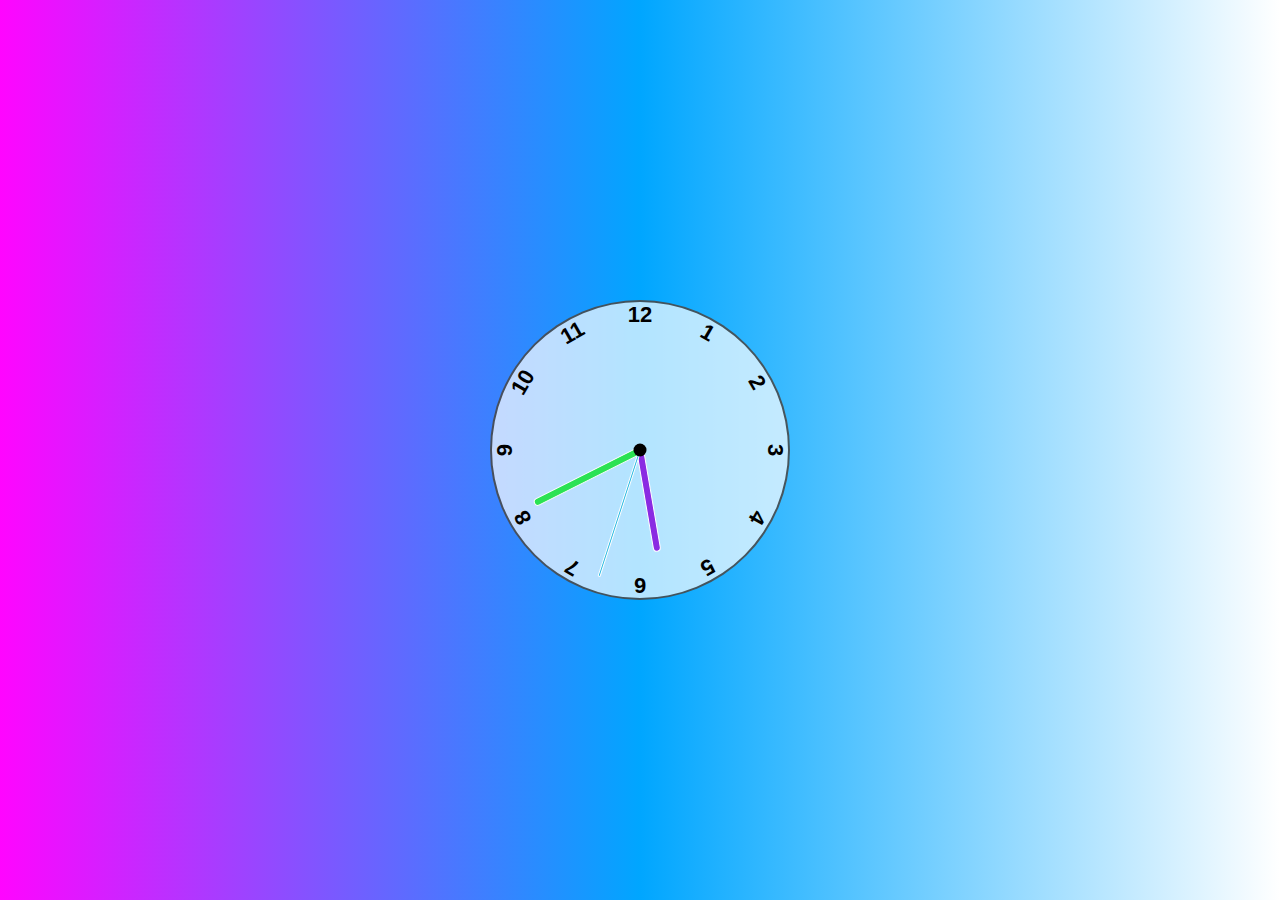
<file: analog_watch/index.html>
<!DOCTYPE html>
<html lang="en">
<head>
    <meta charset="UTF-8">
    <meta name="viewport" content="width=device-width, initial-scale=1.0">
    <title>Analog Watch</title>
</head>
<link rel="stylesheet" href="style.css">
<body>
    <div class="clock">
        <div class="hour hand" data-hour-hand></div>
        <div class="minute hand" data-minute-hand></div>
        <div class="second hand" data-second-hand></div>
        <div class="number number1"><b>1</b></div>
        <div class="number number2"><b>2</b></div>
        <div class="number number3"><b>3</b></div>
        <div class="number number4"><b>4</b></div>
        <div class="number number5"><b>5</b></div>
        <div class="number number6"><b>6</b></div>
        <div class="number number7"><b>7</b></div>
        <div class="number number8"><b>8</b></div>
        <div class="number number9"><b>9</b></div>
        <div class="number number10"><b>10</b></div>
        <div class="number number11"><b>11</b></div>
        <div class="number number12"><b>12</b></div>
    </div>
    <script src="index.js"></script>
</body>
</html>
</file>
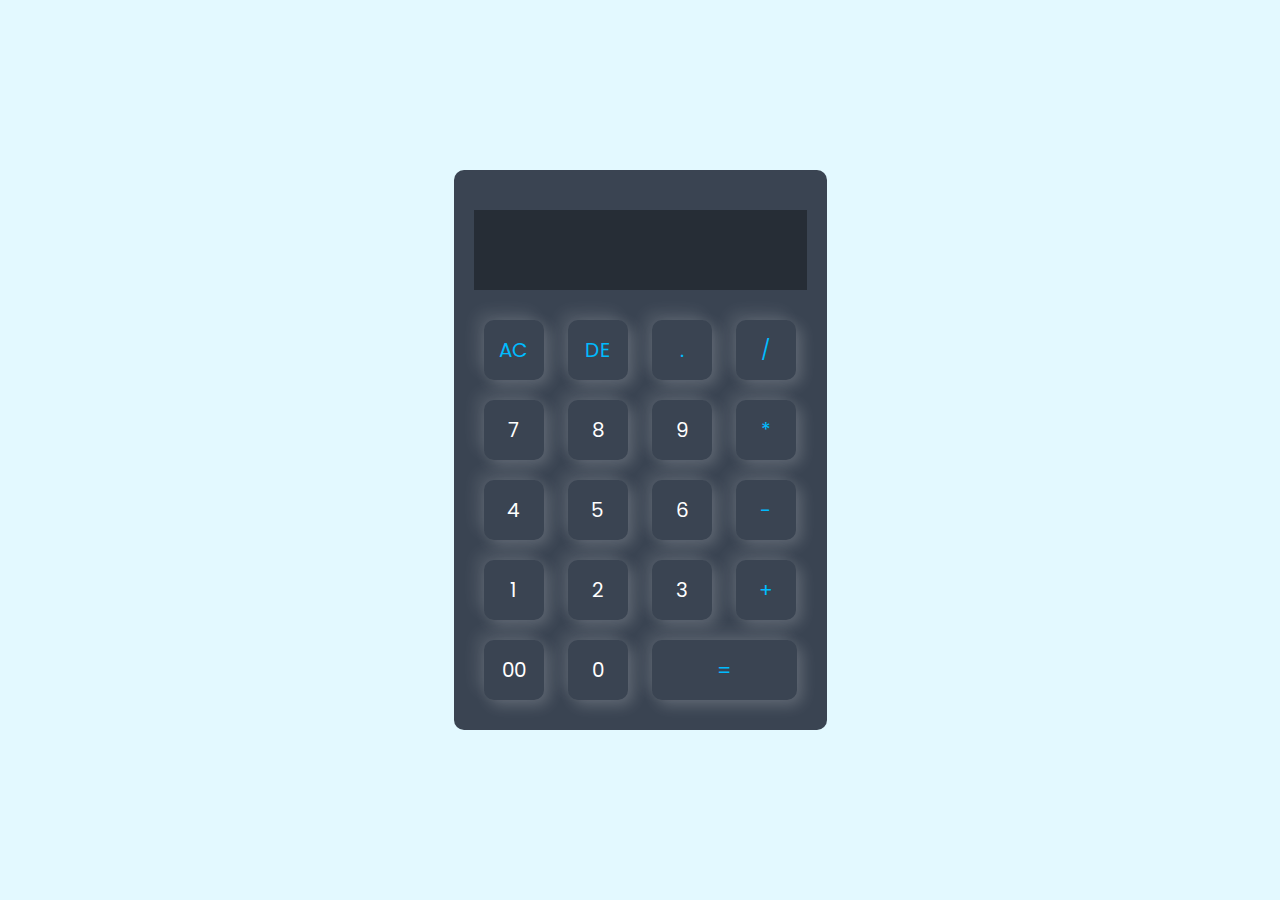
<file: calculator/index.html>
<!DOCTYPE html>
<html lang="en">
<head>
    <meta charset="UTF-8">
    <meta name="viewport" content="width=device-width, initial-scale=1.0">
    <title>Calculator</title>
    <link rel="stylesheet" href="style.css">
    <link rel="preconnect" href="https://fonts.googleapis.com">
<link rel="preconnect" href="https://fonts.gstatic.com" crossorigin>
<link href="https://fonts.googleapis.com/css2?family=Poppins:ital,wght@0,100;0,200;0,300;0,400;0,500;0,600;0,700;0,800;0,900;1,100;1,200;1,300;1,400;1,500;1,600;1,700;1,800;1,900&display=swap" rel="stylesheet">
</head>
<body>
    <div class="container">
        <div class="calculator">
            <form onsubmit="return false;">
                <div class="display">
                    <input type="text" name="display" id="display" onkeydown="checkEnter(event)">
                </div>
                <div>
                    <input type="button" value="AC" class="operator" onclick="clearDisplay()">
                    <input type="button" value="DE" class="operator" onclick="deleteLast()">
                    <input type="button" value="." class="operator" onclick="appendToDisplay('.')">
                    <input type="button" value="/" class="operator" onclick="appendToDisplay('/')">
                </div>
                <div>
                    <input type="button" value="7" onclick="appendToDisplay('7')">
                    <input type="button" value="8" onclick="appendToDisplay('8')">
                    <input type="button" value="9" onclick="appendToDisplay('9')">
                    <input type="button" value="*" class="operator" onclick="appendToDisplay('*')">
                </div>
                <div>
                    <input type="button" value="4" onclick="appendToDisplay('4')">
                    <input type="button" value="5" onclick="appendToDisplay('5')">
                    <input type="button" value="6" onclick="appendToDisplay('6')">
                    <input type="button" value="-" class="operator" onclick="appendToDisplay('-')">
                </div>
                <div>
                    <input type="button" value="1" onclick="appendToDisplay('1')">
                    <input type="button" value="2" onclick="appendToDisplay('2')">
                    <input type="button" value="3" onclick="appendToDisplay('3')">
                    <input type="button" value="+" class="operator" onclick="appendToDisplay('+')">
                </div>
                <div>
                    <input type="button" value="00" onclick="appendToDisplay('00')">
                    <input type="button" value="0" onclick="appendToDisplay('0')">
                    <input type="button" value="=" class="equal operator" onclick="calculate()">
                </div>
            </form>
        </div>
    </div>
    <script src="script.js"></script>
</body>
</html>
</file>
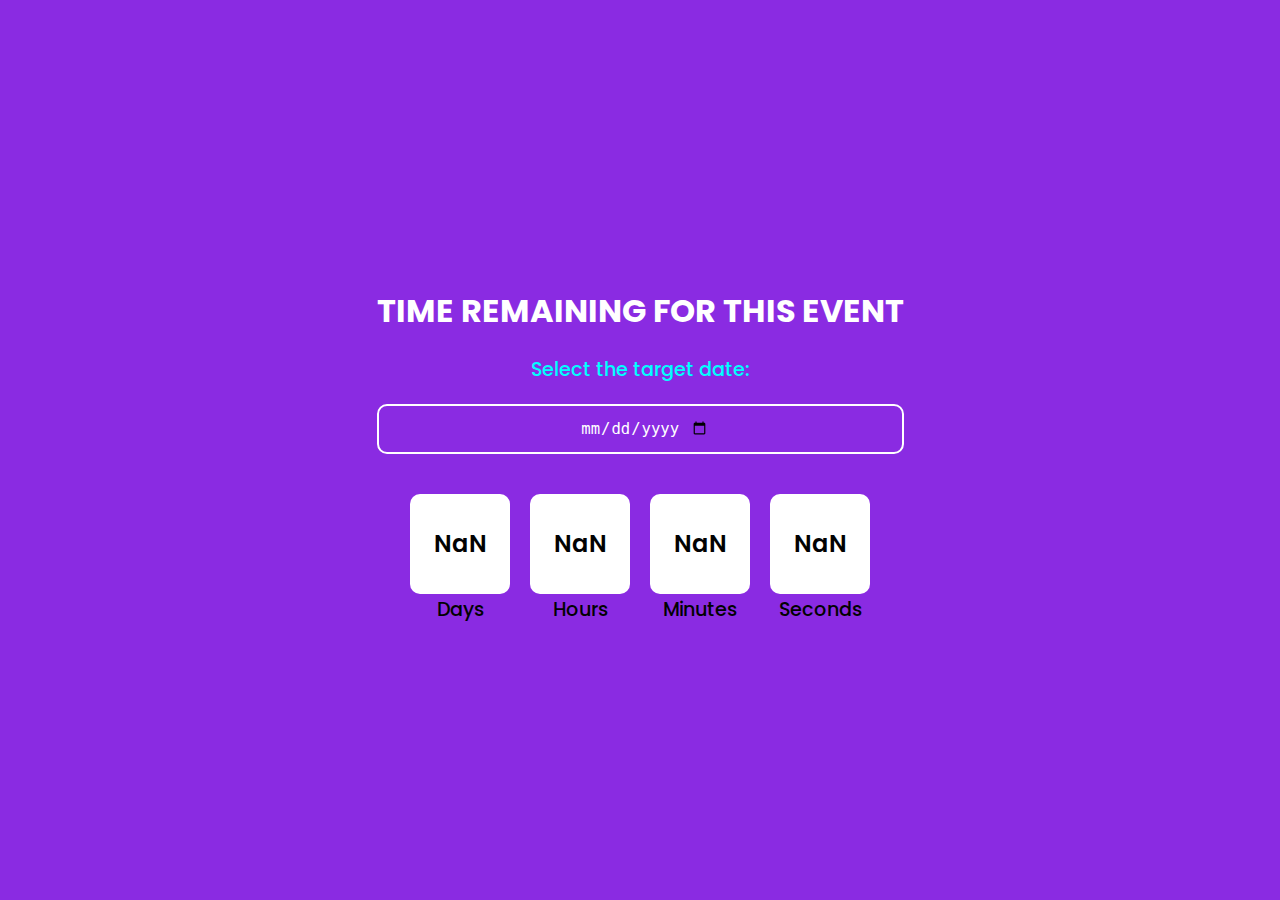
<file: countdown/index.html>
<!DOCTYPE html>
<html lang="en">
<head>
    <meta charset="UTF-8">
    <meta name="viewport" content="width=device-width, initial-scale=1.0">
    <title>Document</title>
    <link rel="stylesheet" href="style.css">
</head>
<body>
    <div class="main">
        <div class="heading">
            <p>TIME REMAINING FOR THIS EVENT</p>
            <h2>Select the target date:</h2>
            <input type="date" class="input" id="targetDateInput">
        </div>
        <div class="countdown">
            <div class="box">
                <p id="days"></p>
                <span>Days</span>
            </div>
            <div class="box">
                <p id="hours"></p>
                <span>Hours</span>
            </div>
            <div class="box">
                <p id="minutes"></p>
                <span>Minutes</span>
            </div>
            <div class="box">
                <p id="seconds"></p>
                <span>Seconds</span>
            </div>
        </div>
    </div>
    <script src="script.js"></script>
</body>
</html>
</file>
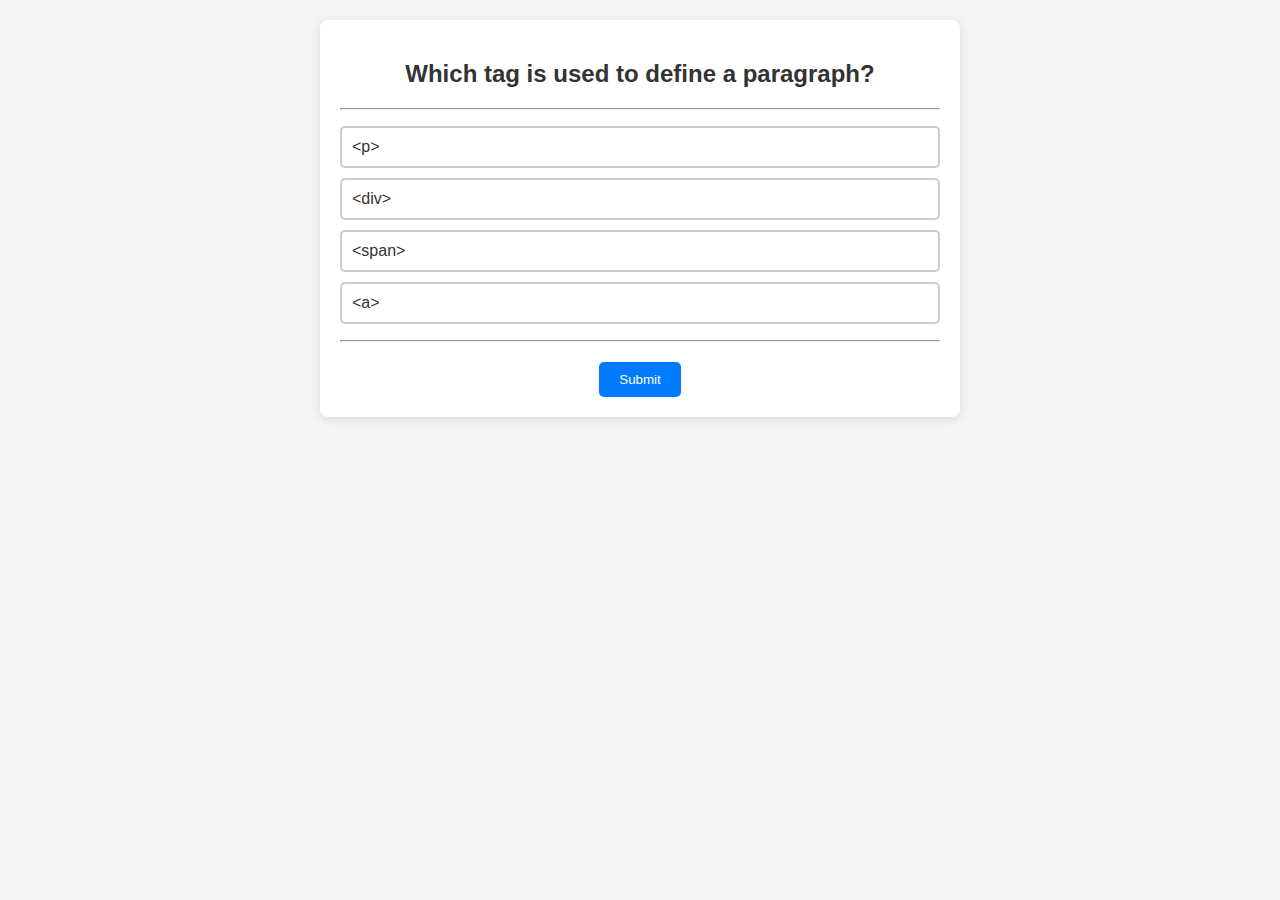
<file: quiz_game/index.html>
<!DOCTYPE html>
<html lang="en">
<head>
    <meta charset="UTF-8">
    <meta name="viewport" content="width=device-width, initial-scale=1.0">
    <title>Document</title>
</head>
<link rel="stylesheet" href="style.css">
<body>
    <div class="quizgame">
        <div class="quiz">
            <h2 class="question" id="question">Quiz Game</h2>
            <hr>
            <ul>
                <li><input type="radio" name="answer" class="answer" id="a">
                <label for="a" id="option_1">quiz option</label>
                </li>
                <li><input type="radio" name="answer" class="answer" id="b">
                <label for="b" id="option_2">quiz option</label>
                </li>
                <li><input type="radio" name="answer" class="answer" id="c">
                <label for="c" id="option_3">quiz option</label>
                </li>
                <li><input type="radio" name="answer" class="answer" id="d">
                <label for="d" id="option_4">quiz option</label>
                </li>
            </ul>
            <hr>
            <div class="btn">
                <button type="submit" id="submit">Submit</button>
            </div>
        </div>
    </div>
    <script src="index.js"></script>
</body>
</html>
</file>
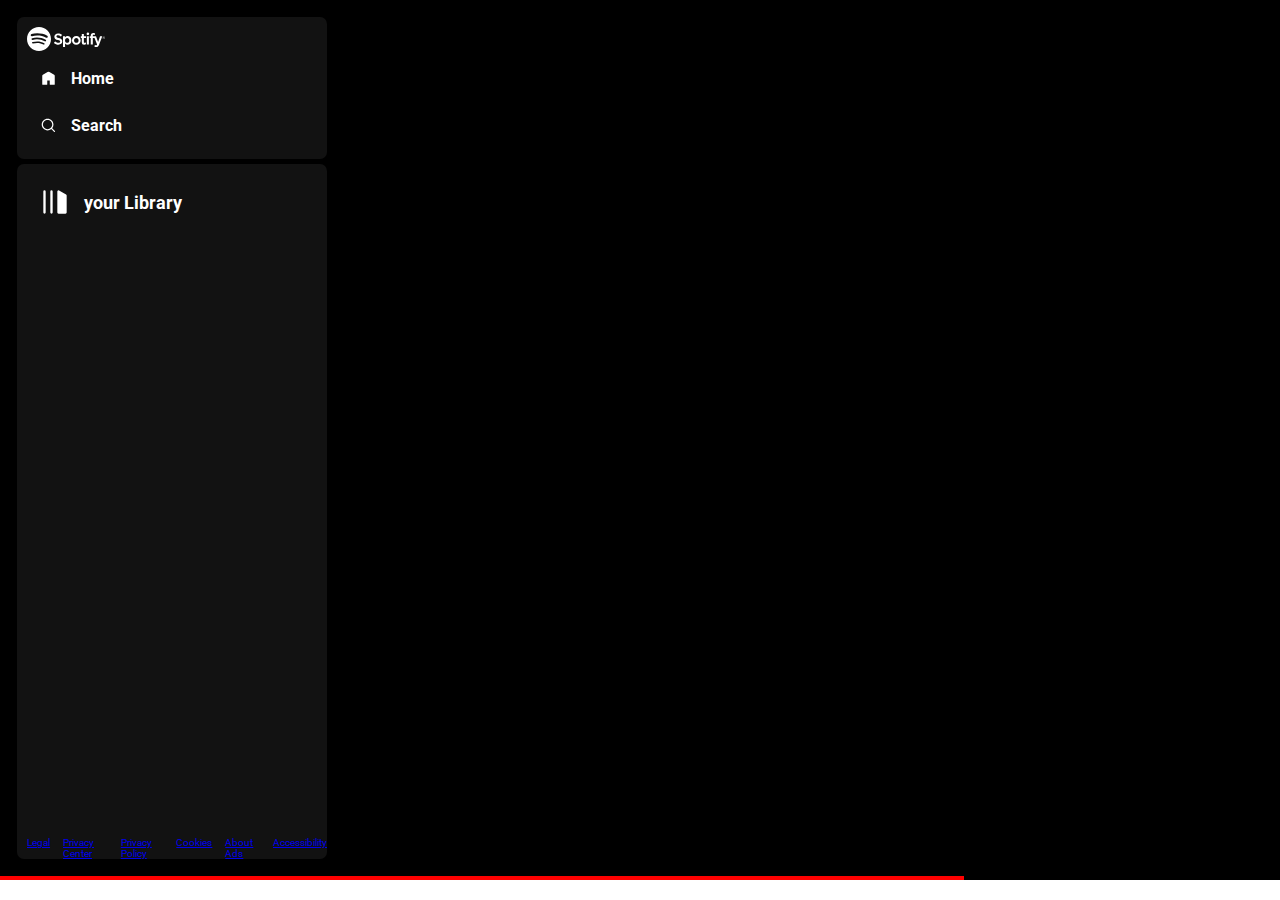
<file: spotify/index.html>
<!DOCTYPE html>
<html lang="en">
<head>
    <meta charset="UTF-8">
    <meta name="viewport" content="width=device-width, initial-scale=1.0">
    <title>Document</title>
    <link rel="stylesheet" href="style.css">
    <link rel="stylesheet" href="utility.css">
</head>
<body>
    <div class="container bg-black">
        <div class="left ">
            <div class="home bg-grey rounded m-1 p-1">
                <div class="logo">
                    <img class="invert" src="svg/logo.svg" alt="">
                </div>
                <ul>
                    <li><img class="invert" src="svg/home.svg" alt="home">Home</li>
                    <li><img class="invert" src="svg/search.svg" alt="search">Search</li>
                </ul>
            </div>
            <div class="library bg-grey rounded m-1 p-1">
                <div class="heading">
                    <img class="invert" src="svg/playlist.svg" alt="playlist">
                    <h2>your Library</h2>
                </div>
                <div class="footer">
                    <div><a href="https://www.spotify.com/jp/legal/"><span>Legal</span></a></div>
                        <div><a href="https://www.spotify.com/jp/privacy/"><span>Privacy Center</span></a></div>
                        <div><a href="https://www.spotify.com/jp/legal/privacy-policy/"><span>Privacy Policy</span></a>
                        </div>
                        <div><a href="https://www.spotify.com/jp/legal/cookies-policy/"><span>Cookies</span></a></div>
                        <div><a href="https://www.spotify.com/jp/legal/privacy-policy/#s3"><span>About Ads</span></a></div>
                        <div><a href="https://www.spotify.com/jp/accessibility/"><span>Accessibility</span></a></div>
                </div>
            </div>
        </div>
        <div class="right border"></div>
    </div>
</body>
</html>
</file>
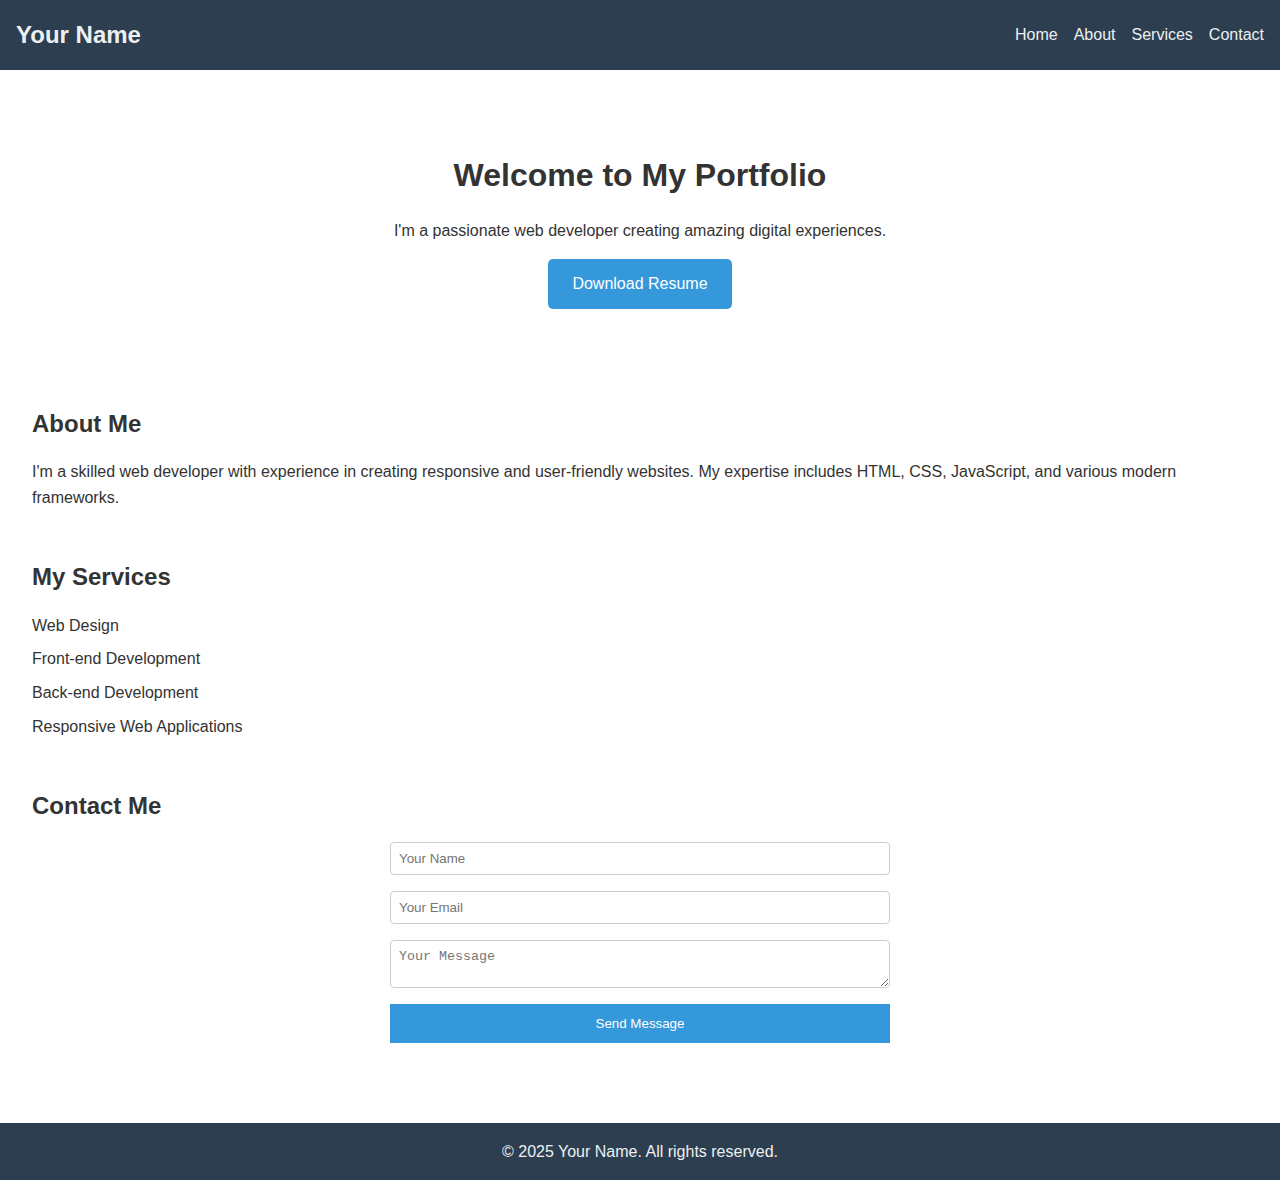
<file: v0 porfolio/index.html>
<!DOCTYPE html>
<html lang="en">
<head>
    <meta charset="UTF-8">
    <meta name="viewport" content="width=device-width, initial-scale=1.0">
    <title>Your Name - Web Developer Portfolio</title>
    <link rel="stylesheet" href="style.css">
</head>
<body>
    <header>
        <nav>
            <div class="logo">Your Name</div>
            <ul class="nav-links">
                <li><a href="#home">Home</a></li>
                <li><a href="#about">About</a></li>
                <li><a href="#services">Services</a></li>
                <li><a href="#contact">Contact</a></li>
            </ul>
            <div class="burger">
                <div class="line1"></div>
                <div class="line2"></div>
                <div class="line3"></div>
            </div>
        </nav>
    </header>

    <main>
        <section id="home">
            <h1>Welcome to My Portfolio</h1>
            <p>I'm a passionate web developer creating amazing digital experiences.</p>
            <a href="#" class="cta-button">Download Resume</a>
        </section>

        <section id="about">
            <h2>About Me</h2>
            <p>I'm a skilled web developer with experience in creating responsive and user-friendly websites. My expertise includes HTML, CSS, JavaScript, and various modern frameworks.</p>
        </section>

        <section id="services">
            <h2>My Services</h2>
            <ul>
                <li>Web Design</li>
                <li>Front-end Development</li>
                <li>Back-end Development</li>
                <li>Responsive Web Applications</li>
            </ul>
        </section>

        <section id="contact">
            <h2>Contact Me</h2>
            <form id="contact-form">
                <input type="text" name="name" placeholder="Your Name" required>
                <input type="email" name="email" placeholder="Your Email" required>
                <textarea name="message" placeholder="Your Message" required></textarea>
                <button type="submit">Send Message</button>
            </form>
        </section>
    </main>

    <footer>
        <p>&copy; 2025 Your Name. All rights reserved.</p>
    </footer>

    <script src="script.js"></script>
</body>
</html>
</file>
<file: analog_watch/style.css>
*{
    box-sizing: border-box;
    padding: 0;
    margin: 0;
    font-family: 'Lucida Sans', 'Lucida Sans Regular', 'Lucida Grande', 'Lucida Sans Unicode', Geneva, Verdana, sans-serif;
}
body{
    background:linear-gradient(to right, rgb(255, 5, 255), rgb(0, 166, 255), rgb(255, 255, 255));
    justify-content: center;
    align-items: center;
    display: flex;
    min-height: 100vh;
    overflow: hidden;
}
.clock{
    position:relative;
    width:300px;
    height: 300px;
    background-color: rgba(255, 255, 255, 0.7);
    border-radius: 50%;
    display: flex;
    align-items: center;
    justify-content: center;
    border: 2px solid rgba(0, 0, 0, 0.637);
}
.clock .number{
    --rotation:0;
    position: absolute;
    height: 100%;
    width: 100%;
    text-align: center;
    font-size: 22px;
    transform: rotate(var(--rotation));
}
.clock .number1{--rotation:30deg;}
.clock .number2{--rotation:60deg;}
.clock .number3{--rotation:90deg;}
.clock .number4{--rotation:120deg;}
.clock .number5{--rotation:150deg;}
.clock .number6{--rotation:180deg;}
.clock .number7{--rotation:210deg;}
.clock .number8{--rotation:240deg;}
.clock .number9{--rotation:270deg;}
.clock .number10{--rotation:300deg;}
.clock .number11{--rotation:330deg;}

.clock .hand{
    --rotation:0;
    position: absolute;
    bottom: 50%;
    left:50%;
    border: 1px solid white;
    border-top-left-radius: 5px;
    border-top-right-radius: 5px;
    background-color: black;
    transform-origin: bottom;
    z-index: 10;
    transform: translateX(-50%) rotate(calc(var(--rotation)* 1deg));
}
.clock::after{
    content: "";
    position: absolute;
    top: 50%;
    left: 50%;
    transform: translate(-50%,-50%);
    background-color: black;
    z-index: 15;
    width:13px;
    height: 13px;
    border-radius: 50%;
}
.clock .hand.hour{
    height: 35%;
    width:8px;
    background-color: blueviolet;
    z-index: 11;
}
.clock .hand.minute{
    height: 40%;
    width:8px;
    background-color: rgb(43, 226, 83);
    z-index: 12;
}
.clock .hand.second{
    height: 45%;
    width:3px;
    background-color: rgb(43, 186, 226);
    z-index: 13;
}
</file>
<file: calculator/style.css>
*{
    margin: 0;
    padding: 0;
    box-sizing: border-box;
    font-family: "Poppins", serif;
}
.container{
    max-width: 100vw;
    min-height: 100vh;
    display: flex;
    background: #e3f9ff;
    align-items: center;
    justify-content: center;
}
.calculator{
    background: #3a4452;
    padding: 20px;
    border-radius: 10px;
}
.calculator form input{
    border:0;
    outline:0;
    width:60px;
    height:60px;
    border-radius: 10px;
    box-shadow: -8px -8px 15px rgba(255, 255, 255, 0.1),5px 5px 15px rgba(255, 255, 255, 0.2);
    background: transparent;
    font-size: 20px;
    color:rgb(255, 255, 255);
    cursor: pointer;
    margin: 10px;
}

form input:hover{
    box-shadow: 4px 4px 15px rgba(2, 233, 254, 0.68);
}

form .display{
    display:flex;
    justify-content: center;
    margin: 20px 0;
    background-color: #0c0f106b;
}

form .display input{
    text-align: right;
    flex:1;
    font-size: 45px;
    box-shadow: none;
}

form input.equal{
    width:145px;
}

form input.operator{
    color:rgb(0, 187, 255);
}
</file>
<file: countdown/style.css>
@import url('https://fonts.googleapis.com/css2?family=Bebas+Neue&family=Playwrite+VN:wght@100..400&family=Poppins:ital,wght@0,100;0,200;0,300;0,400;0,500;0,600;0,700;0,800;0,900;1,100;1,200;1,300;1,400;1,500;1,600;1,700;1,800;1,900&family=Roboto:ital,wght@0,100..900;1,100..900&display=swap');
*{
    margin: 0;
    padding: 0;
    box-sizing: border-box;
}
body {
    font-family: "Poppins", sans-serif;
    background-color: rgb(138, 43, 226);
}
.main{
    width: 100%;
    height: 100vh;
    display: flex;
    justify-content: center;
    align-items: center;
    flex-direction: column;
}

h2{
    color: rgb(0, 255, 255);
    text-align: center;
    margin: 20px;
    font-weight: 500;
    font-size: 1.2em;
}
.heading p{
    color: white;
    font-size: 2em;
    font-weight: bold;
    text-align: center;
}
input{
    display: flex;
    justify-content: center;
    width:100%;
    padding: 10px;
    height: 50px;
    border-radius: 10px;
    border: 2px solid white;
    background-color: transparent;
    color: white;
    text-align: center;
    font-size: 1.2em;
    margin: 20px 0;
}
.countdown{
    display: flex;
    justify-content: center;
    align-items: center;
    margin: 20px;
    gap: 20px;
}
.countdown .box{
    background-color: white;
    width: 100px;
    height: 100px;
    display: flex;
    flex-direction: column;
    justify-content: center;
    align-items: center;
    border-radius: 10px;
    font-size: 1em;
    font-weight: bold;
    position: relative;
}
.countdown .box p{
    text-align: center;
    font-size: 1.5em;
    font-weight: 600;
    color: rgb(2, 2, 2);
}
.countdown .box span{
    position: absolute;
    bottom: -30px;
    color: rgb(2, 2, 2);
    font-size: 1.2em;
    font-weight: 500;
}
@media (max-width: 600px) {
    .box {
        width: 45%;
    }
}
</file>
<file: quiz_game/style.css>
body {
    font-family: Arial, sans-serif;
    background-color: #f4f4f4;
    margin: 0;
    padding: 20px;
}

.quizgame {
    max-width: 600px;
    margin: auto;
    background: white;
    border-radius: 8px;
    box-shadow: 0 2px 10px rgba(0, 0, 0, 0.1);
    padding: 20px;
}

h2.question {
    text-align: center;
    color: #333;
}

ul {
    list-style-type: none;
    padding: 0;
}

li {
    margin: 10px 0;
    border: 2px solid #ccc;
    border-radius: 5px;
    transition: border-color 0.3s, background-color 0.3s;
}

li:hover {
    border-color: #007BFF; 
    background-color: #e7f1ff; 
}

input[type="radio"] {
    display: none; /* Hide the radio button */
}

label {
    display: block;
    padding: 10px;
    cursor: pointer;
    color: #333;
    transition: color 0.3s, background-color 0.3s;
}

/* Change color of the label when the corresponding radio button is checked */
input[type="radio"]:checked + label {
    background-color: #007BFF; /* Background color for selected option */
    color: white; /* Text color for selected option */
}

input[type="radio"]:checked + label {
    background-color: #007BFF; /* Background color for selected option */
    color: white; /* Text color for selected option */
}

label:hover {
    color: #007BFF; /* Change text color on hover */
}

.btn {
    text-align: center;
    margin-top: 20px;
}

button {
    background-color: #007BFF;
    color: white;
    border: none;
    border-radius: 5px;
    padding: 10px 20px;
    cursor: pointer;
    transition: background-color 0.3s;
}

button:hover {
    background-color: #0056b3; /* Darker blue on hover */
}

/* Responsive Styles */
@media (max-width: 768px) {
    .quizgame {
        padding: 15px;
    }

    h2.question {
        font-size: 1.5em; /* Slightly smaller font size */
    }

    li {
        margin: 8px 0; /* Reduce margin for smaller screens */
    }

    button {
        padding: 10px; /* Adjust button padding */
        width: 100%; /* Make button full width */
    }
}

@media (max-width: 480px) {
    h2.question {
        font-size: 1.2em; /* Further reduce font size for very small screens */
    }

    label {
        padding: 8px; /* Adjust label padding */
    }

    button {
        padding: 12px; /* Adjust button padding */
    }
}
</file>
<file: spotify/style.css>
@import url('https://fonts.googleapis.com/css2?family=Poppins:ital,wght@0,100;0,200;0,300;0,400;0,500;0,600;0,700;0,800;0,900;1,100;1,200;1,300;1,400;1,500;1,600;1,700;1,800;1,900&family=Roboto:ital,wght@0,100..900;1,100..900&display=swap');
*{
    margin: 0;
    padding: 0;
    font-family: 'Roboto',sans-serif;
}
body{
    background-color: white;
}
.left{
    width: 25vw;
    padding: 12px;
}
.right{
    width: 75vw;
}
.home{
}
.home ul li{
    list-style: none;
    width:15px;
    display: flex;
    gap:15px;
    padding: 14px;
    font-weight: bold;
}
.heading{
    display: flex;
    align-items: center;
    gap: 15px;
    width: 100%;
    padding: 23px 14px;
    padding-top: 14px;
    font-weight: bold;
    font-size: 12px;
}
.heading img{
    width: 28px;
}
.library{
    min-height: 75vh;
    position: relative;
}
.footer{
    display: flex;
    font-size: 10px;
    color: grey;
    gap:13px;
    position: absolute;
    bottom: 0;
}
footer a{
    color: grey;
}
</file>
<file: spotify/utility.css>
.border{
    border: 2px solid red;
}
.flex{
    display: flex;
}
.justify-center{
    justify-content: center;
}
.align-center{
    align-items: center;
}
.bg-black{
    background-color: black;
    color:white;
}
.invert{
    filter: invert(1);
}
.rounded{
    border-radius: 7px;
}
.bg-grey{
    background-color: #121212;
}
.m-1{
    margin: 5px;
}
.p-1{
    padding: 10px;
}
</file>
<file: v0 porfolio/style.css>
/* Reset and base styles */
* {
    margin: 0;
    padding: 0;
    box-sizing: border-box;
  }
  
  body {
    font-family: Arial, sans-serif;
    line-height: 1.6;
    color: #333;
  }
  
  /* Header and Navigation */
  header {
    background-color: #2c3e50;
    color: #ecf0f1;
    padding: 1rem;
  }
  
  nav {
    display: flex;
    justify-content: space-between;
    align-items: center;
  }
  
  .logo {
    font-size: 1.5rem;
    font-weight: bold;
  }
  
  .nav-links {
    display: flex;
    list-style: none;
  }
  
  .nav-links li {
    margin-left: 1rem;
  }
  
  .nav-links a {
    color: #ecf0f1;
    text-decoration: none;
    transition: color 0.3s ease;
  }
  
  .nav-links a:hover {
    color: #3498db;
  }
  
  .burger {
    display: none;
    cursor: pointer;
  }
  
  .burger div {
    width: 25px;
    height: 3px;
    background-color: #ecf0f1;
    margin: 5px;
    transition: all 0.3s ease;
  }
  
  /* Main content */
  main {
    padding: 2rem;
  }
  
  section {
    margin-bottom: 3rem;
  }
  
  h1,
  h2 {
    margin-bottom: 1rem;
  }
  
  /* Home section */
  #home {
    text-align: center;
    padding: 3rem 0;
  }
  
  .cta-button {
    display: inline-block;
    background-color: #3498db;
    color: #fff;
    padding: 0.75rem 1.5rem;
    text-decoration: none;
    border-radius: 5px;
    margin-top: 1rem;
    transition: background-color 0.3s ease;
  }
  
  .cta-button:hover {
    background-color: #2980b9;
  }
  
  /* Services section */
  #services ul {
    list-style-type: none;
  }
  
  #services li {
    margin-bottom: 0.5rem;
  }
  
  /* Contact form */
  #contact-form {
    display: flex;
    flex-direction: column;
    max-width: 500px;
    margin: 0 auto;
  }
  
  #contact-form input,
  #contact-form textarea {
    margin-bottom: 1rem;
    padding: 0.5rem;
    border: 1px solid #ccc;
    border-radius: 4px;
  }
  
  #contact-form button {
    background-color: #3498db;
    color: #fff;
    border: none;
    padding: 0.75rem;
    cursor: pointer;
    transition: background-color 0.3s ease;
  }
  
  #contact-form button:hover {
    background-color: #2980b9;
  }
  
  /* Footer */
  footer {
    background-color: #2c3e50;
    color: #ecf0f1;
    text-align: center;
    padding: 1rem;
  }
  
  /* Responsive design */
  @media screen and (max-width: 768px) {
    .nav-links {
      position: absolute;
      right: 0px;
      height: 92vh;
      top: 8vh;
      background-color: #2c3e50;
      display: flex;
      flex-direction: column;
      align-items: center;
      width: 50%;
      transform: translateX(100%);
      transition: transform 0.5s ease-in;
    }
  
    .nav-links li {
      opacity: 0;
    }
  
    .burger {
      display: block;
    }
  
    .nav-active {
      transform: translateX(0%);
    }
  
    @keyframes navLinkFade {
      from {
        opacity: 0;
        transform: translateX(50px);
      }
      to {
        opacity: 1;
        transform: translateX(0px);
      }
    }
  
    .toggle .line1 {
      transform: rotate(-45deg) translate(-5px, 6px);
    }
  
    .toggle .line2 {
      opacity: 0;
    }
  
    .toggle .line3 {
      transform: rotate(45deg) translate(-5px, -6px);
    }
  }
</file>
